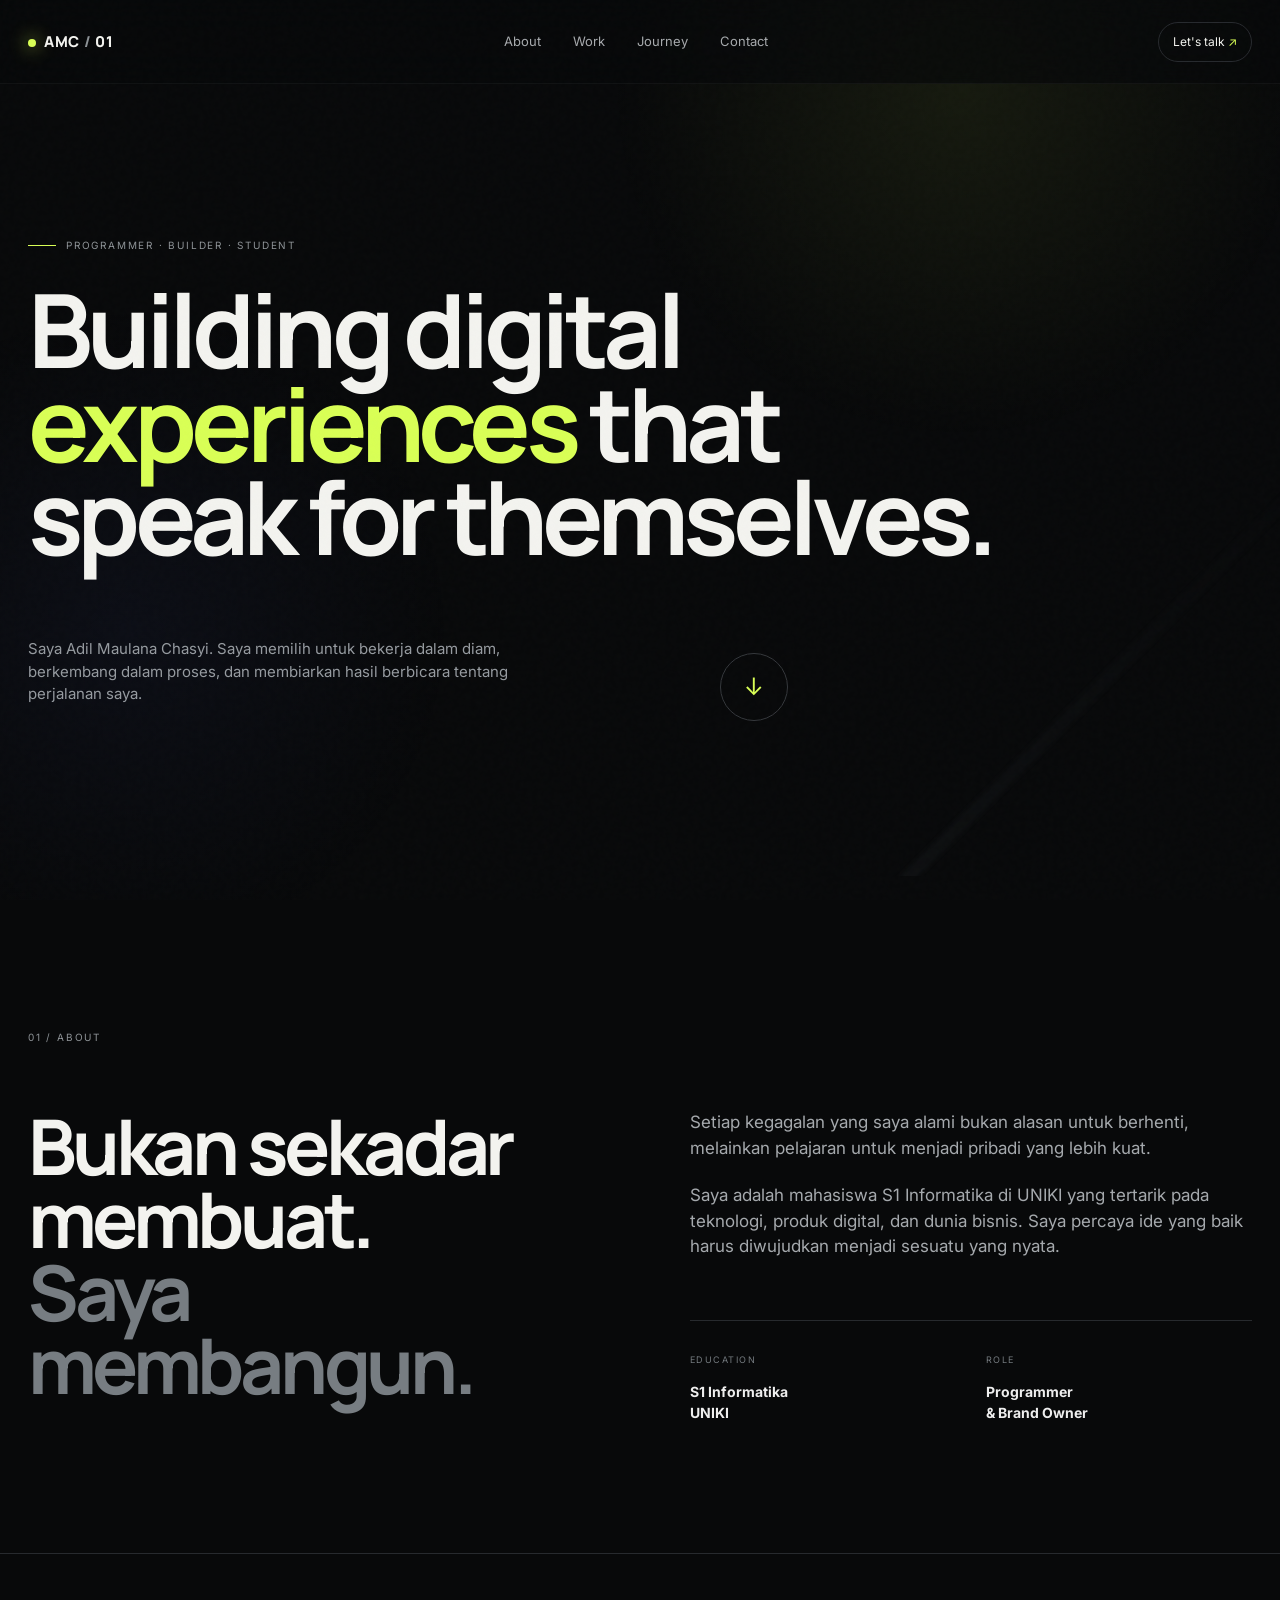
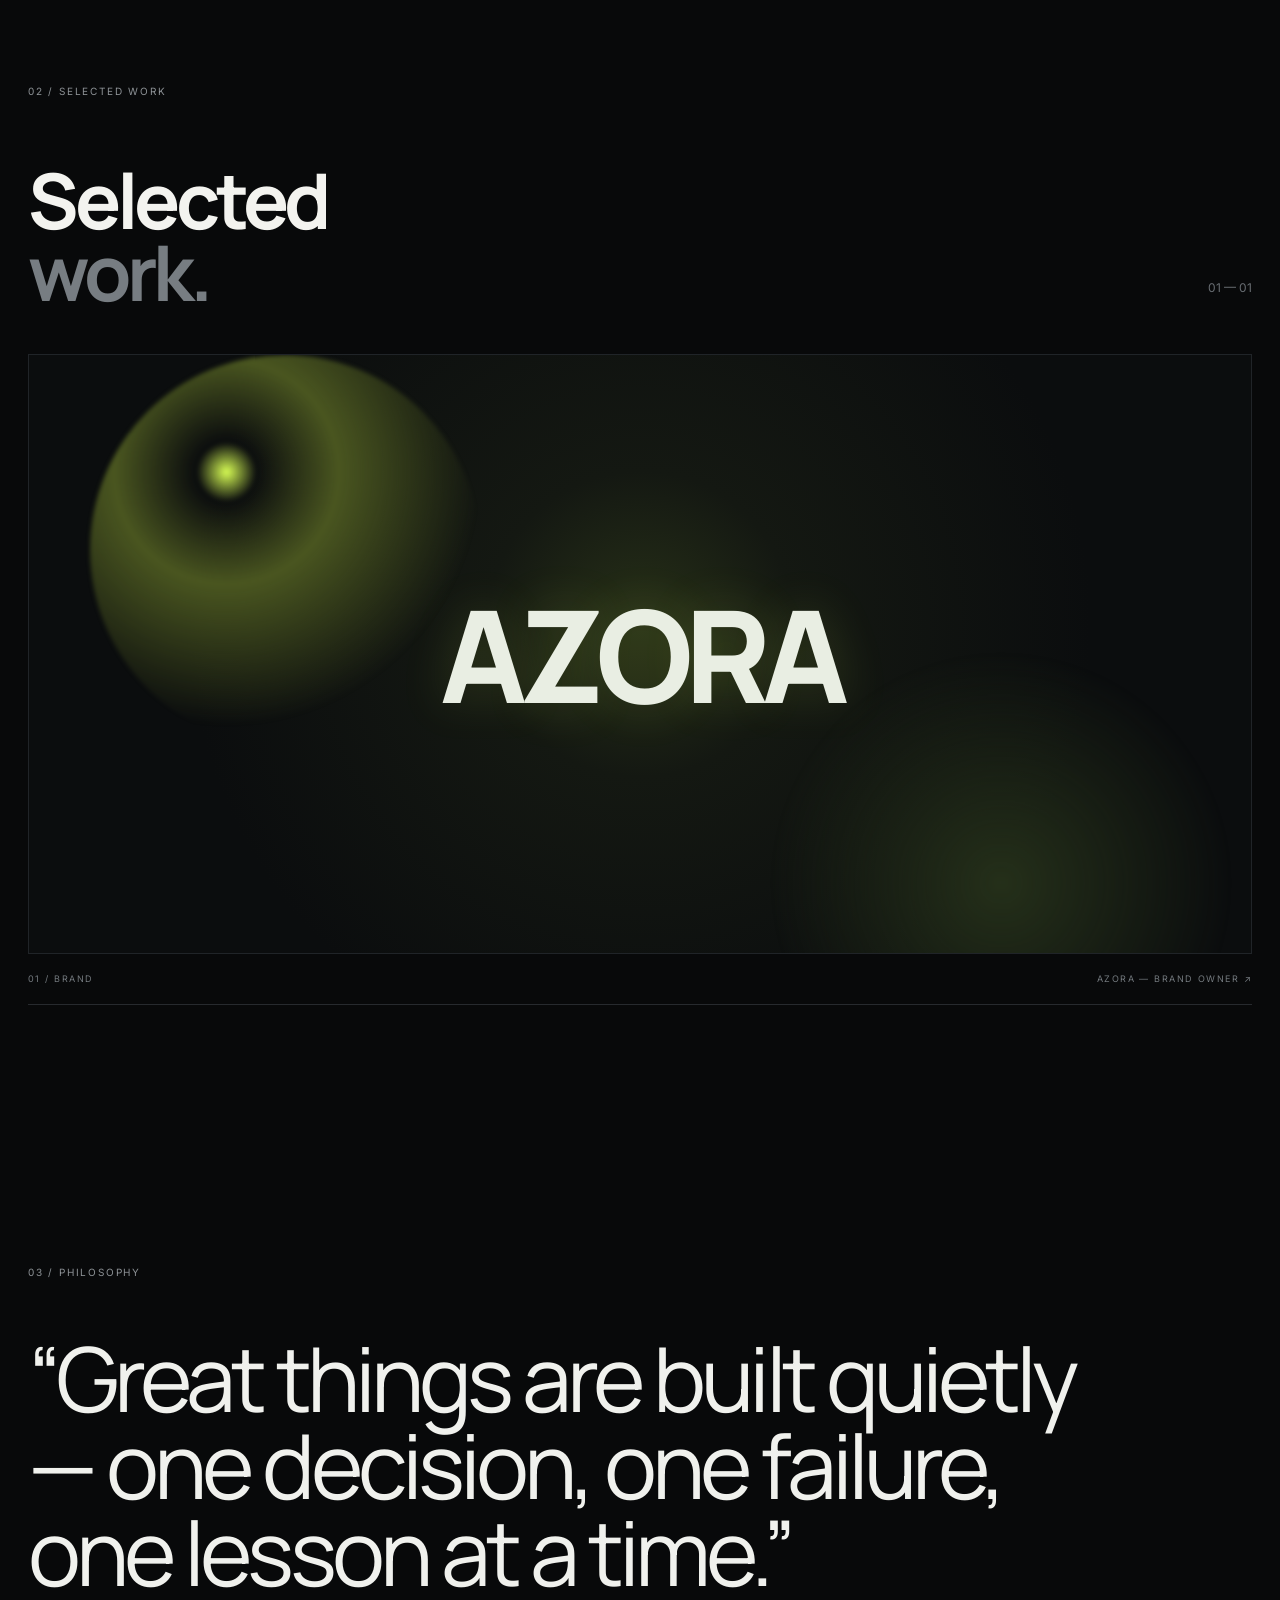
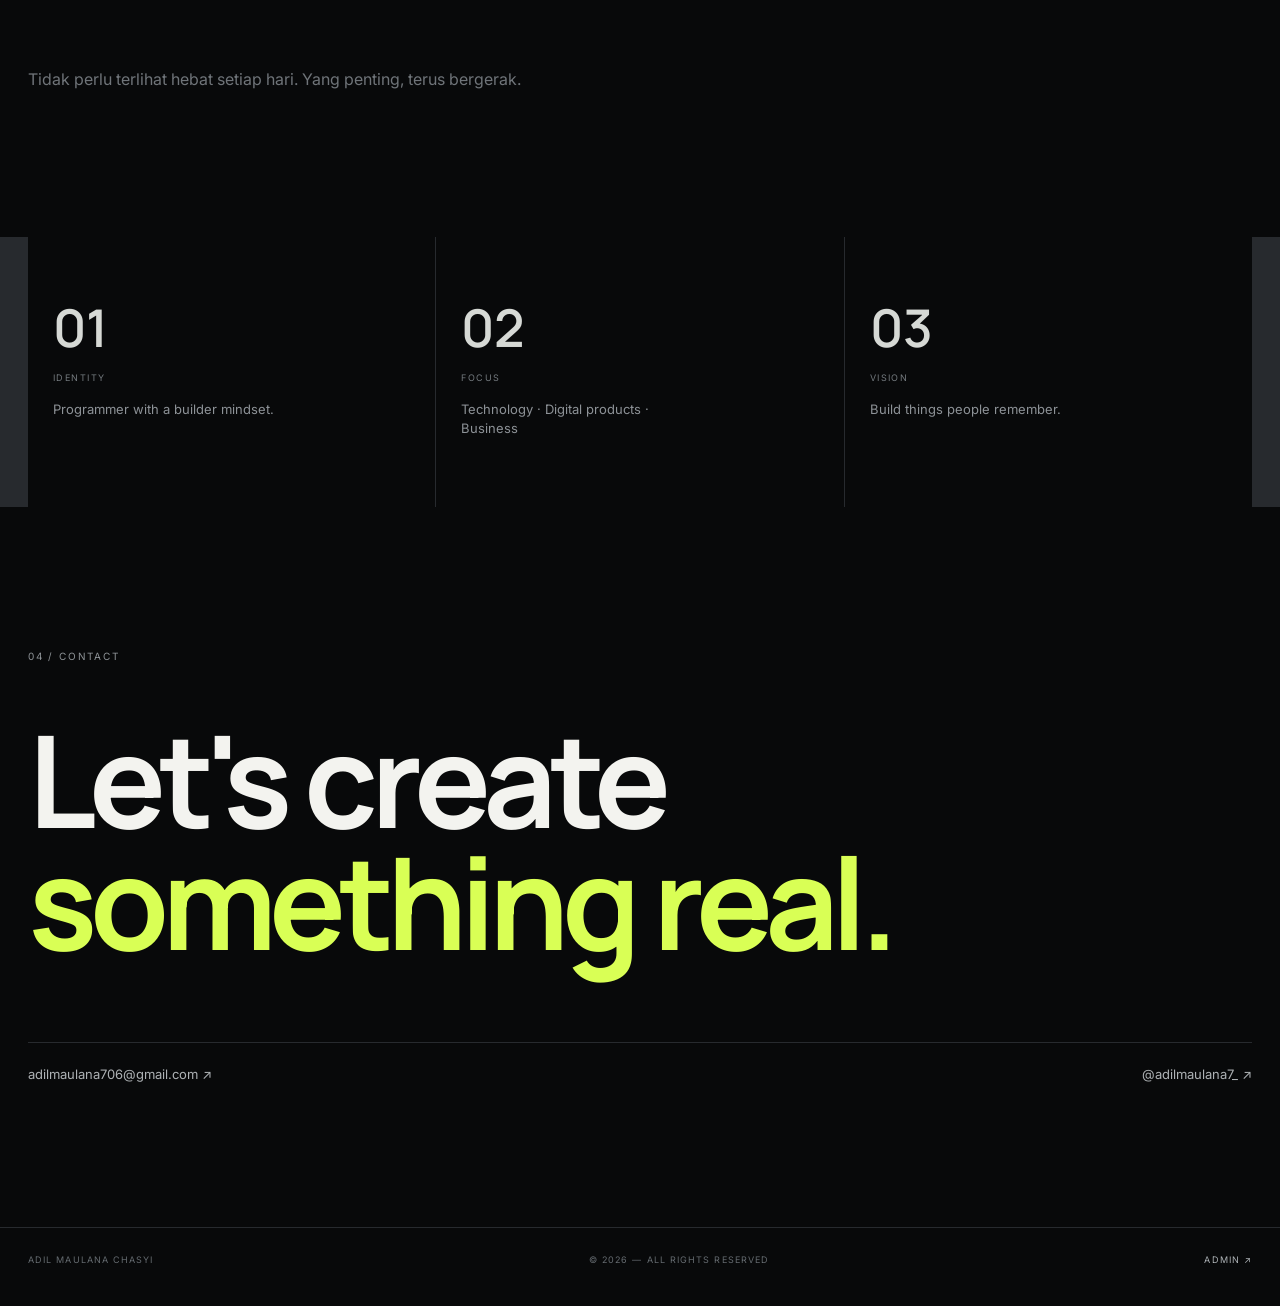
<file: index.html>
<!doctype html>
<html lang="id">
<head>
  <meta charset="utf-8">
  <meta name="viewport" content="width=device-width,initial-scale=1">
  <title>Adil Maulana Chasyi — Programmer & Builder</title>
  <meta name="description" content="Portofolio Adil Maulana Chasyi — programmer, mahasiswa Informatika, dan brand owner AZORA.">
  <link rel="preconnect" href="https://fonts.googleapis.com">
  <link rel="preconnect" href="https://fonts.gstatic.com" crossorigin>
  <link href="https://fonts.googleapis.com/css2?family=Inter:wght@400;500;600;700&family=Manrope:wght@500;600;700;800&display=swap" rel="stylesheet">
  <link rel="stylesheet" href="assets/style.css">
</head>
<body>
  <div class="noise"></div>
  <header class="nav">
    <a class="brand" href="#home"><span class="brand-dot"></span>AMC<span class="brand-slash">/</span>01</a>
    <nav>
      <a href="#about">About</a><a href="#work">Work</a><a href="#journey">Journey</a><a href="#contact">Contact</a>
    </nav>
    <a class="nav-cta" href="#contact">Let's talk <span>↗</span></a>
  </header>

  <main>
    <section id="home" class="hero section-pad">
      <div class="hero-kicker"><span></span> PROGRAMMER · BUILDER · STUDENT</div>
      <h1>Building digital<br><em>experiences</em> that<br>speak for themselves.</h1>
      <div class="hero-bottom">
        <p class="hero-copy">Saya Adil Maulana Chasyi. Saya memilih untuk bekerja dalam diam, berkembang dalam proses, dan membiarkan hasil berbicara tentang perjalanan saya.</p>
        <a class="circle-arrow" href="#work" aria-label="Lihat karya">↓</a>
      </div>
      <div class="hero-grid"></div>
    </section>

    <section id="about" class="about section-pad">
      <div class="eyebrow">01 / ABOUT</div>
      <div class="two-col">
        <div>
          <h2>Bukan sekadar membuat.<br><span>Saya membangun.</span></h2>
        </div>
        <div class="about-text">
          <p>Setiap kegagalan yang saya alami bukan alasan untuk berhenti, melainkan pelajaran untuk menjadi pribadi yang lebih kuat.</p>
          <p>Saya adalah mahasiswa S1 Informatika di UNIKI yang tertarik pada teknologi, produk digital, dan dunia bisnis. Saya percaya ide yang baik harus diwujudkan menjadi sesuatu yang nyata.</p>
          <div class="facts">
            <div><small>EDUCATION</small><strong>S1 Informatika<br>UNIKI</strong></div>
            <div><small>ROLE</small><strong>Programmer<br>& Brand Owner</strong></div>
          </div>
        </div>
      </div>
    </section>

    <section id="work" class="work section-pad">
      <div class="eyebrow">02 / SELECTED WORK</div>
      <div class="work-head"><h2>Selected<br><span>work.</span></h2><p>01 — 01</p></div>
      <a class="project-card" href="https://www.instagram.com/azoraofficial.co/" target="_blank" rel="noopener">
        <div class="project-art">
          <div class="azora-mark">AZORA</div>
          <div class="orb orb-a"></div><div class="orb orb-b"></div>
        </div>
        <div class="project-meta"><span>01 / BRAND</span><span>AZORA — BRAND OWNER ↗</span></div>
      </a>
    </section>

    <section id="journey" class="quote-section section-pad">
      <div class="eyebrow">03 / PHILOSOPHY</div>
      <blockquote>“Great things are built quietly — one decision, one failure, one lesson at a time.”</blockquote>
      <p class="quote-note">Tidak perlu terlihat hebat setiap hari. Yang penting, terus bergerak.</p>
    </section>

    <section class="stats section-pad">
      <div><strong>01</strong><span>IDENTITY</span><p>Programmer with a builder mindset.</p></div>
      <div><strong>02</strong><span>FOCUS</span><p>Technology · Digital products · Business</p></div>
      <div><strong>03</strong><span>VISION</span><p>Build things people remember.</p></div>
    </section>

    <section id="contact" class="contact section-pad">
      <div class="eyebrow">04 / CONTACT</div>
      <h2>Let's create<br><em>something real.</em></h2>
      <div class="contact-row">
        <a href="mailto:adilmaulana706@gmail.com">adilmaulana706@gmail.com ↗</a>
        <a href="https://www.instagram.com/adilmaulana7_/" target="_blank" rel="noopener">@adilmaulana7_ ↗</a>
      </div>
    </section>
  </main>

  <footer><span>ADIL MAULANA CHASYI</span><span>© 2026 — ALL RIGHTS RESERVED</span><a href="admin/">ADMIN ↗</a></footer>
  <script src="assets/app.js"></script>
</body>
</html>
</file>
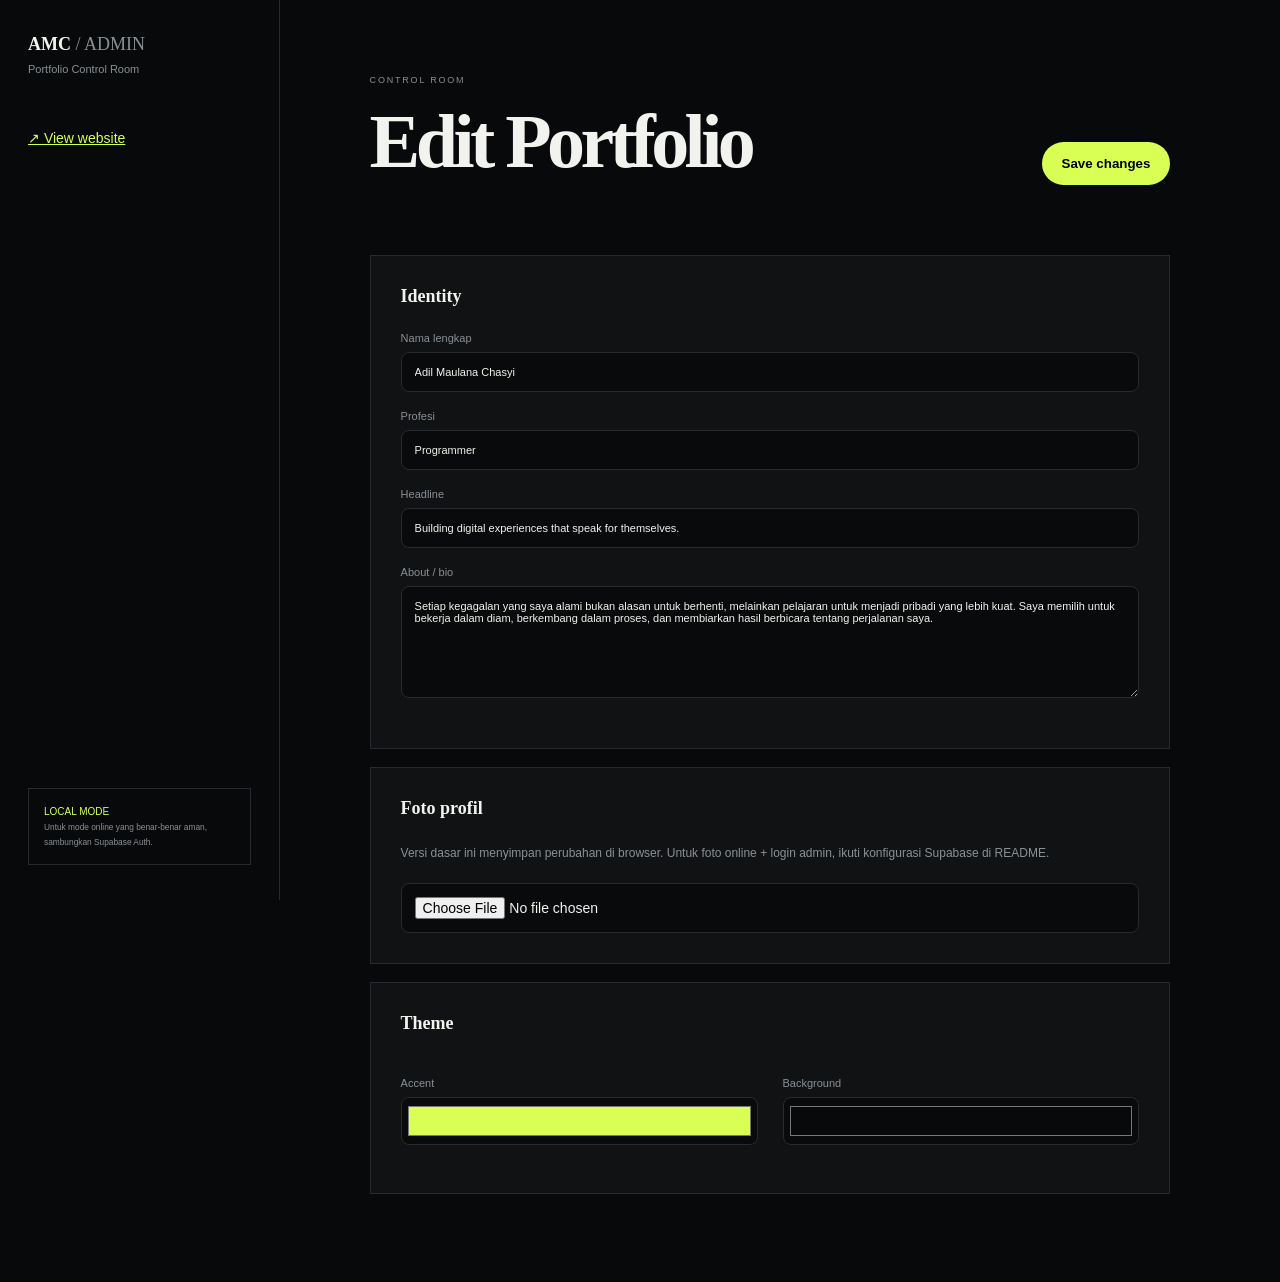
<file: admin/index.html>
<!doctype html>
<html lang="id"><head><meta charset="utf-8"><meta name="viewport" content="width=device-width,initial-scale=1">
<title>Admin — Adil Portfolio</title><link rel="stylesheet" href="../assets/admin.css"></head>
<body>
<div class="admin-shell">
  <aside><div class="admin-brand">AMC<span> / ADMIN</span></div><p>Portfolio Control Room</p>
    <a href="../" target="_blank">↗ View website</a>
    <div class="security">LOCAL MODE<br><small>Untuk mode online yang benar-benar aman, sambungkan Supabase Auth.</small></div>
  </aside>
  <main><div class="top"><div><span class="eyebrow">CONTROL ROOM</span><h1>Edit Portfolio</h1></div><button id="save">Save changes</button></div>
    <div id="status"></div>
    <section class="panel"><h2>Identity</h2><label>Nama lengkap<input id="name"></label><label>Profesi<input id="profession"></label><label>Headline<input id="tagline"></label><label>About / bio<textarea id="about" rows="7"></textarea></label></section>
    <section class="panel"><h2>Foto profil</h2><p class="hint">Versi dasar ini menyimpan perubahan di browser. Untuk foto online + login admin, ikuti konfigurasi Supabase di README.</p><input id="photo" type="file" accept="image/*"><div id="preview"></div></section>
    <section class="panel"><h2>Theme</h2><div class="colors"><label>Accent<input id="accent" type="color" value="#d9ff55"></label><label>Background<input id="bg" type="color" value="#08090a"></label></div></section>
  </main>
</div><script src="admin.js"></script></body></html>
</file>
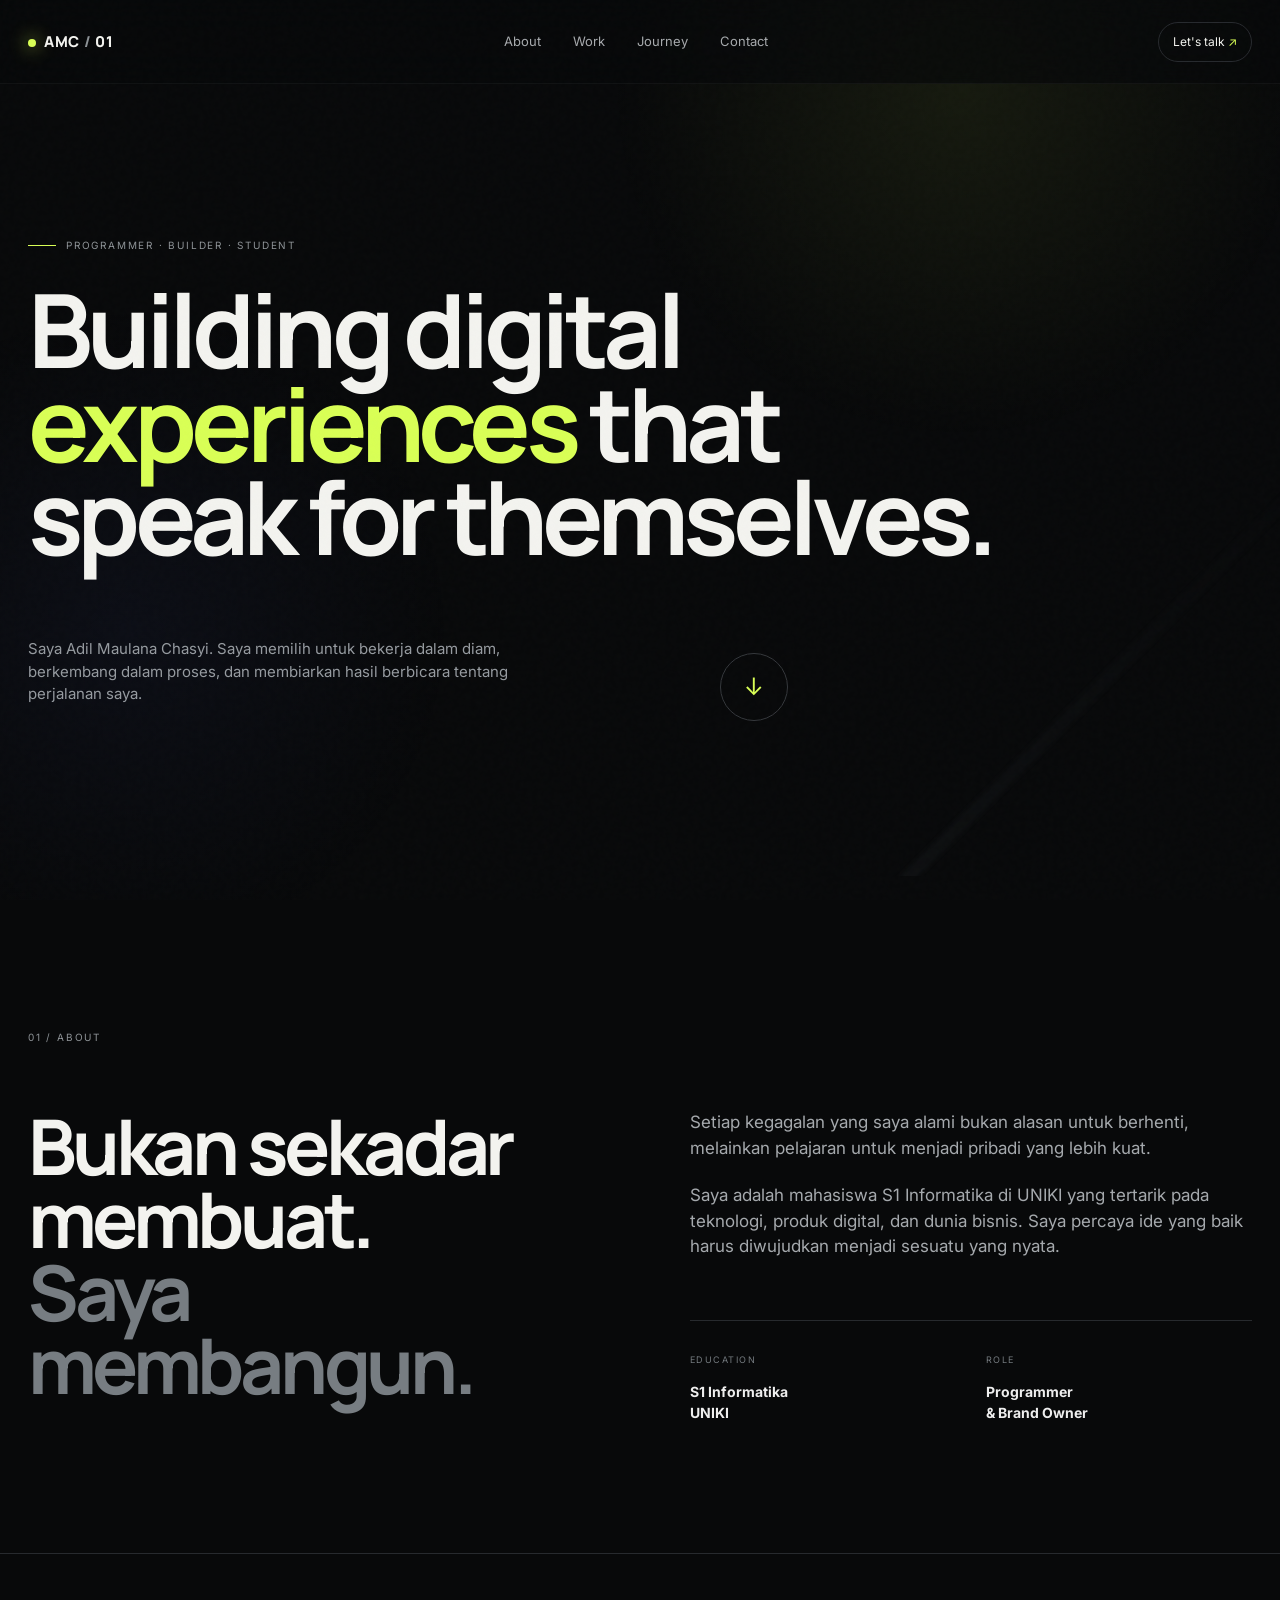
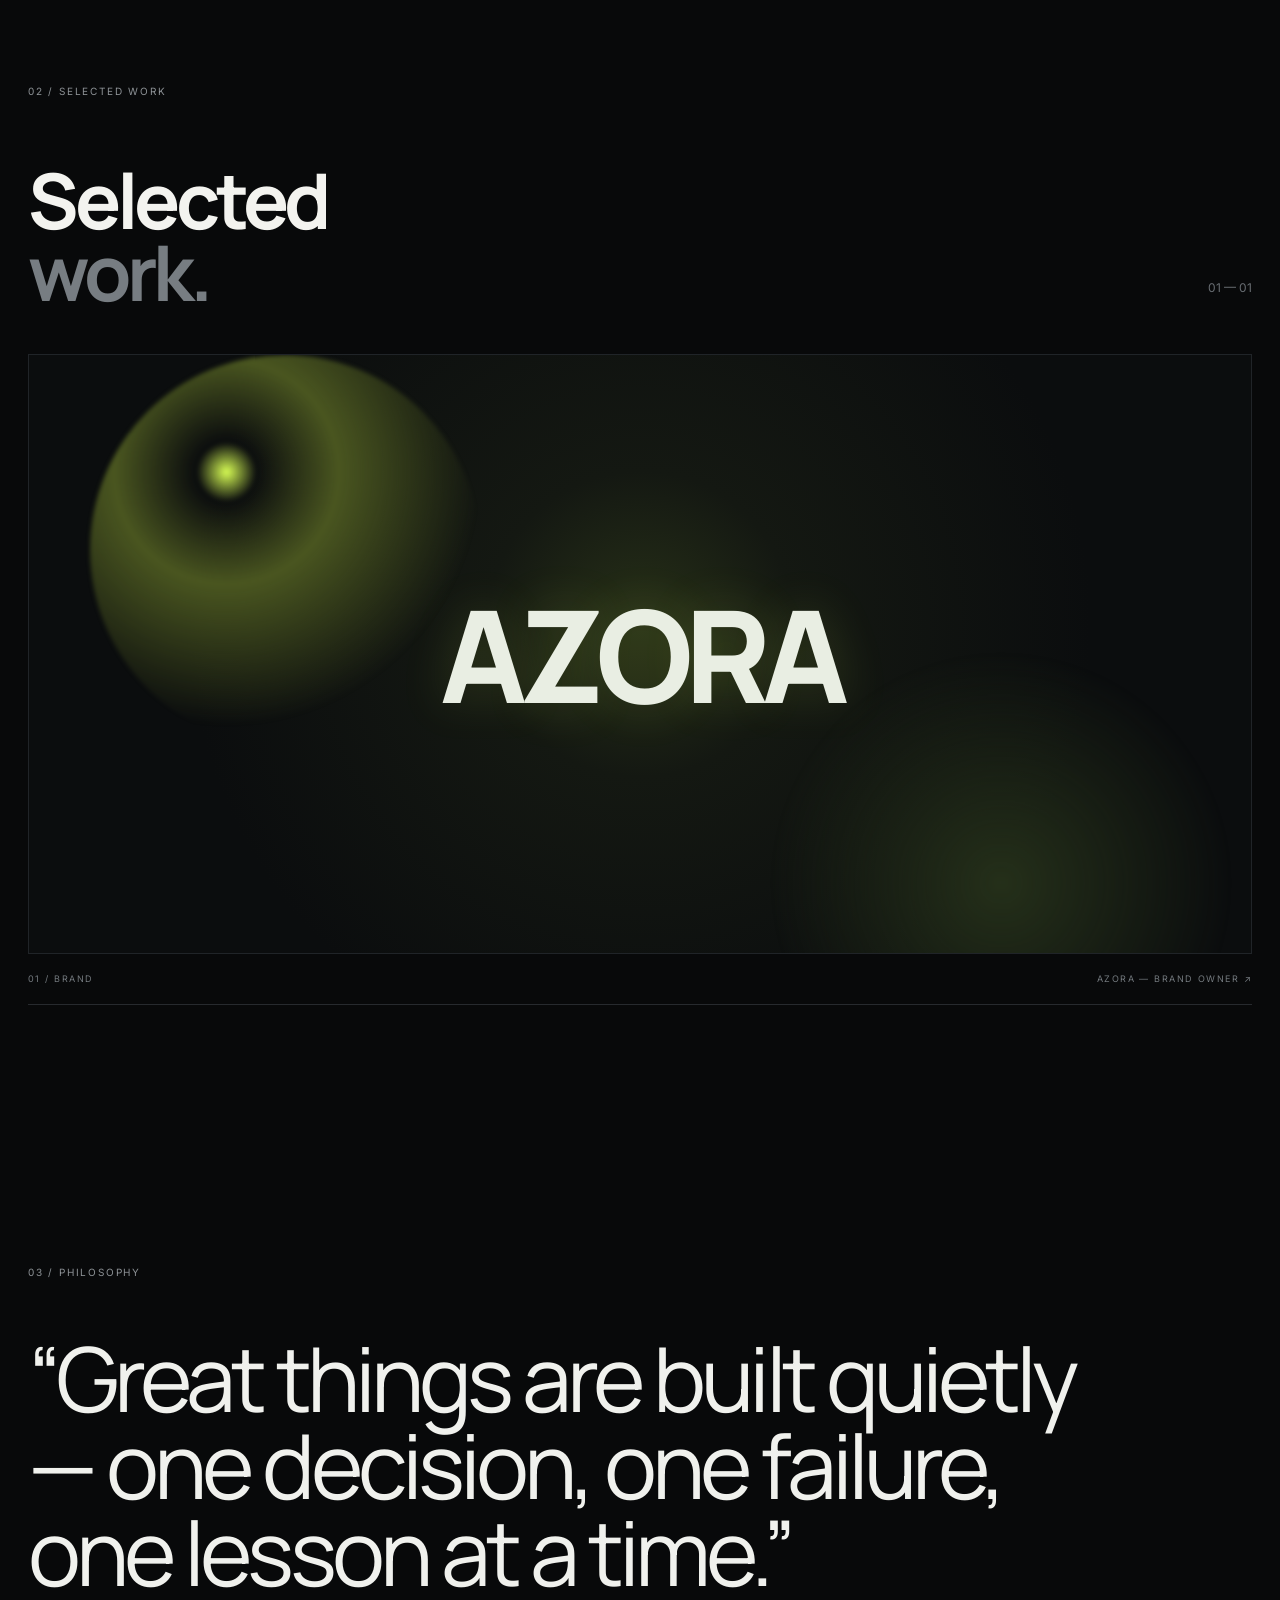
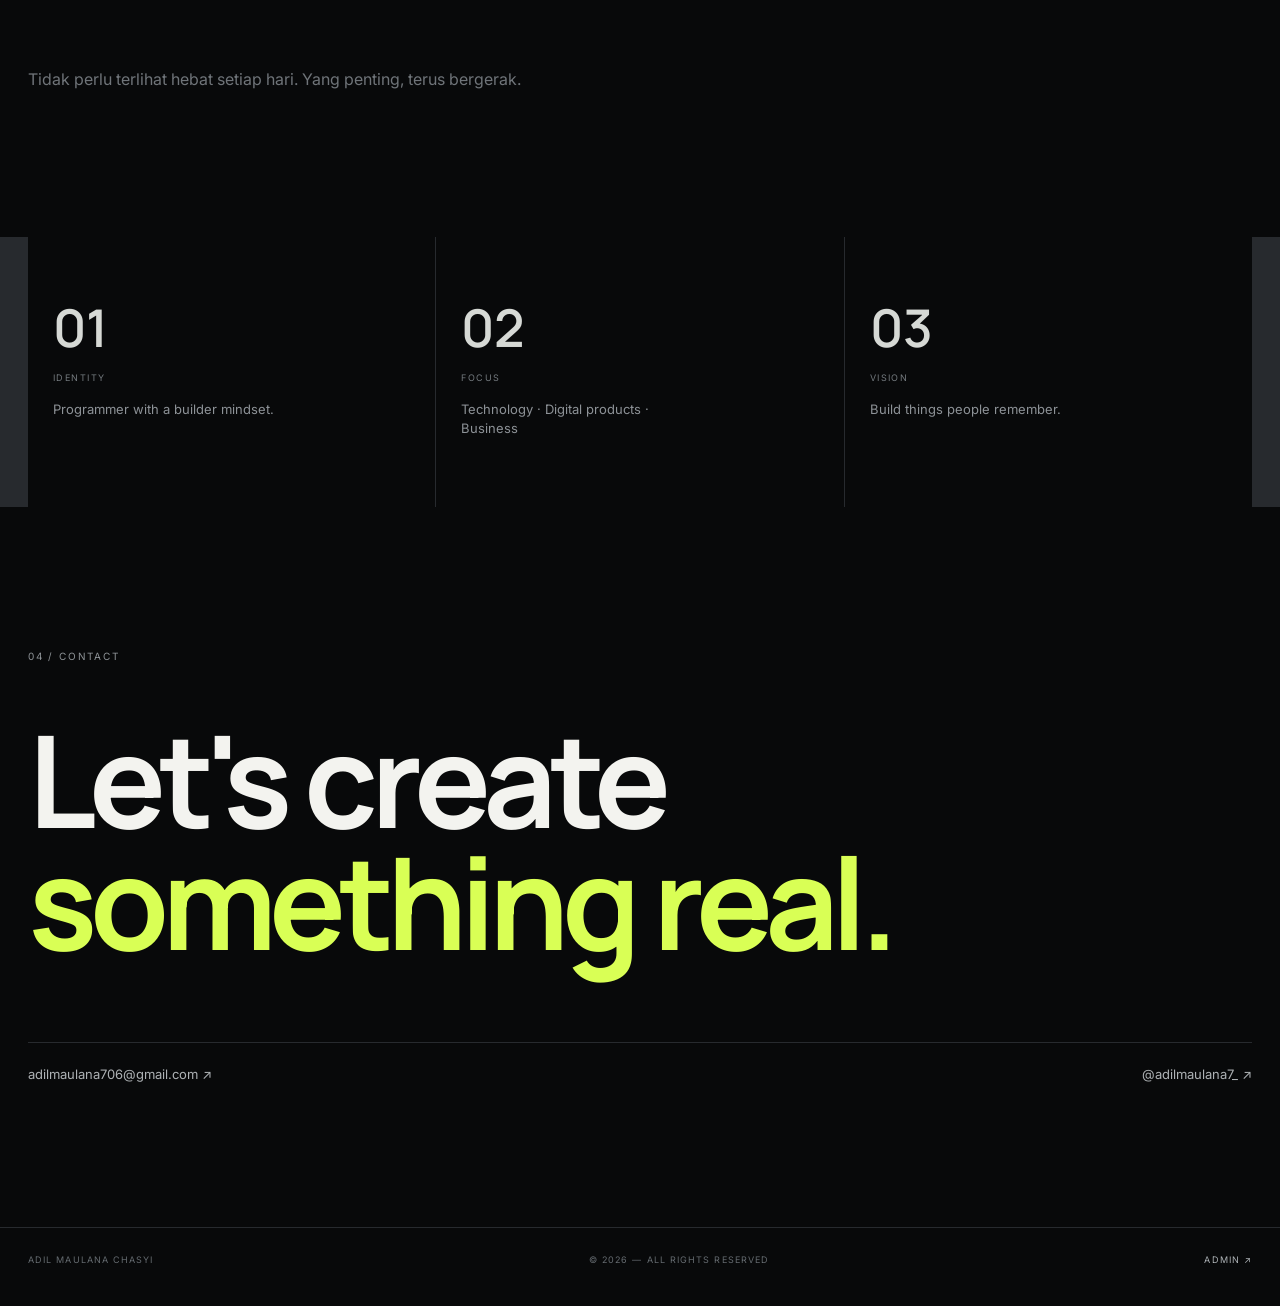
<file: index[1].html>
<!doctype html>
<html lang="id">
<head>
  <meta charset="utf-8">
  <meta name="viewport" content="width=device-width,initial-scale=1">
  <title>Adil Maulana Chasyi — Programmer & Builder</title>
  <meta name="description" content="Portofolio Adil Maulana Chasyi — programmer, mahasiswa Informatika, dan brand owner AZORA.">
  <link rel="preconnect" href="https://fonts.googleapis.com">
  <link rel="preconnect" href="https://fonts.gstatic.com" crossorigin>
  <link href="https://fonts.googleapis.com/css2?family=Inter:wght@400;500;600;700&family=Manrope:wght@500;600;700;800&display=swap" rel="stylesheet">
  <link rel="stylesheet" href="assets/style.css">
</head>
<body>
  <div class="noise"></div>
  <header class="nav">
    <a class="brand" href="#home"><span class="brand-dot"></span>AMC<span class="brand-slash">/</span>01</a>
    <nav>
      <a href="#about">About</a><a href="#work">Work</a><a href="#journey">Journey</a><a href="#contact">Contact</a>
    </nav>
    <a class="nav-cta" href="#contact">Let's talk <span>↗</span></a>
  </header>

  <main>
    <section id="home" class="hero section-pad">
      <div class="hero-kicker"><span></span> PROGRAMMER · BUILDER · STUDENT</div>
      <h1>Building digital<br><em>experiences</em> that<br>speak for themselves.</h1>
      <div class="hero-bottom">
        <p class="hero-copy">Saya Adil Maulana Chasyi. Saya memilih untuk bekerja dalam diam, berkembang dalam proses, dan membiarkan hasil berbicara tentang perjalanan saya.</p>
        <a class="circle-arrow" href="#work" aria-label="Lihat karya">↓</a>
      </div>
      <div class="hero-grid"></div>
    </section>

    <section id="about" class="about section-pad">
      <div class="eyebrow">01 / ABOUT</div>
      <div class="two-col">
        <div>
          <h2>Bukan sekadar membuat.<br><span>Saya membangun.</span></h2>
        </div>
        <div class="about-text">
          <p>Setiap kegagalan yang saya alami bukan alasan untuk berhenti, melainkan pelajaran untuk menjadi pribadi yang lebih kuat.</p>
          <p>Saya adalah mahasiswa S1 Informatika di UNIKI yang tertarik pada teknologi, produk digital, dan dunia bisnis. Saya percaya ide yang baik harus diwujudkan menjadi sesuatu yang nyata.</p>
          <div class="facts">
            <div><small>EDUCATION</small><strong>S1 Informatika<br>UNIKI</strong></div>
            <div><small>ROLE</small><strong>Programmer<br>& Brand Owner</strong></div>
          </div>
        </div>
      </div>
    </section>

    <section id="work" class="work section-pad">
      <div class="eyebrow">02 / SELECTED WORK</div>
      <div class="work-head"><h2>Selected<br><span>work.</span></h2><p>01 — 01</p></div>
      <a class="project-card" href="https://www.instagram.com/azoraofficial.co/" target="_blank" rel="noopener">
        <div class="project-art">
          <div class="azora-mark">AZORA</div>
          <div class="orb orb-a"></div><div class="orb orb-b"></div>
        </div>
        <div class="project-meta"><span>01 / BRAND</span><span>AZORA — BRAND OWNER ↗</span></div>
      </a>
    </section>

    <section id="journey" class="quote-section section-pad">
      <div class="eyebrow">03 / PHILOSOPHY</div>
      <blockquote>“Great things are built quietly — one decision, one failure, one lesson at a time.”</blockquote>
      <p class="quote-note">Tidak perlu terlihat hebat setiap hari. Yang penting, terus bergerak.</p>
    </section>

    <section class="stats section-pad">
      <div><strong>01</strong><span>IDENTITY</span><p>Programmer with a builder mindset.</p></div>
      <div><strong>02</strong><span>FOCUS</span><p>Technology · Digital products · Business</p></div>
      <div><strong>03</strong><span>VISION</span><p>Build things people remember.</p></div>
    </section>

    <section id="contact" class="contact section-pad">
      <div class="eyebrow">04 / CONTACT</div>
      <h2>Let's create<br><em>something real.</em></h2>
      <div class="contact-row">
        <a href="mailto:adilmaulana706@gmail.com">adilmaulana706@gmail.com ↗</a>
        <a href="https://www.instagram.com/adilmaulana7_/" target="_blank" rel="noopener">@adilmaulana7_ ↗</a>
      </div>
    </section>
  </main>

  <footer><span>ADIL MAULANA CHASYI</span><span>© 2026 — ALL RIGHTS RESERVED</span><a href="admin/">ADMIN ↗</a></footer>
  <script src="assets/app.js"></script>
</body>
</html>
</file>
<file: assets/style.css>
:root{
  --bg:#08090a;--panel:#0f1113;--text:#f3f3ef;--muted:#8d9296;--line:#272a2e;--accent:#d9ff55;
  --max:1320px;
}
*{box-sizing:border-box}html{scroll-behavior:smooth}body{margin:0;background:var(--bg);color:var(--text);font-family:Inter,Arial,sans-serif;line-height:1.5;overflow-x:hidden}
body:before{content:"";position:fixed;inset:0;pointer-events:none;background:radial-gradient(circle at 75% 10%,rgba(217,255,85,.07),transparent 28%),radial-gradient(circle at 10% 70%,rgba(100,120,255,.05),transparent 25%);z-index:-2}
.noise{position:fixed;inset:0;opacity:.035;pointer-events:none;z-index:50;background-image:url("data:image/svg+xml,%3Csvg viewBox='0 0 180 180' xmlns='http://www.w3.org/2000/svg'%3E%3Cfilter id='n'%3E%3CfeTurbulence type='fractalNoise' baseFrequency='.9' numOctaves='3' stitchTiles='stitch'/%3E%3C/filter%3E%3Crect width='100%25' height='100%25' filter='url(%23n)' opacity='.5'/%3E%3C/svg%3E")}
a{color:inherit;text-decoration:none}.nav{height:84px;max-width:var(--max);margin:auto;display:flex;align-items:center;justify-content:space-between;padding:0 28px;position:sticky;top:0;z-index:20;background:rgba(8,9,10,.72);backdrop-filter:blur(18px);border-bottom:1px solid rgba(255,255,255,.04)}
.brand{font:800 15px Manrope;letter-spacing:.04em}.brand-dot{display:inline-block;width:8px;height:8px;background:var(--accent);border-radius:50%;margin-right:8px;box-shadow:0 0 18px var(--accent)}.brand-slash{color:var(--muted);margin:0 4px}
.nav nav{display:flex;gap:32px;color:#a7aaad;font-size:13px}.nav nav a:hover{color:#fff}.nav-cta{border:1px solid var(--line);padding:10px 14px;border-radius:999px;font-size:12px}.nav-cta span{color:var(--accent)}
.section-pad{max-width:var(--max);margin:auto;padding:130px 28px}.hero{min-height:calc(100vh - 84px);padding-top:105px;position:relative;display:flex;flex-direction:column;justify-content:center}.hero-kicker,.eyebrow{font-size:10px;letter-spacing:.18em;color:#8e9397;display:flex;align-items:center;gap:10px}.hero-kicker span{width:28px;height:1px;background:var(--accent)}
h1,h2,blockquote{font-family:Manrope,Inter,sans-serif;letter-spacing:-.055em}h1{font-size:clamp(52px,8vw,124px);line-height:.91;font-weight:700;margin:30px 0 60px;max-width:1100px}h1 em,h2 span,blockquote{font-style:normal;color:#777d82}h1 em{color:var(--accent)}
.hero-bottom{display:flex;justify-content:space-between;align-items:end;max-width:760px}.hero-copy{color:#969ba0;max-width:520px;font-size:15px}.circle-arrow{width:68px;height:68px;border:1px solid #35383c;border-radius:50%;display:grid;place-items:center;color:var(--accent);font-size:24px;transition:.3s}.circle-arrow:hover{transform:translateY(6px);border-color:var(--accent)}
.hero-grid{position:absolute;right:-10%;bottom:3%;width:42%;height:55%;opacity:.35;background:linear-gradient(135deg,transparent 48%,#1a1d20 49%,#1a1d20 50%,transparent 51%);mask-image:linear-gradient(to bottom,transparent,#000)}
.two-col{display:grid;grid-template-columns:1fr 1fr;gap:100px;margin-top:65px}h2{font-size:clamp(44px,6vw,88px);line-height:.95;margin:0}.about-text{max-width:590px;color:#a5a9ad}.about-text p{font-size:17px;margin:0 0 22px}.facts{display:grid;grid-template-columns:1fr 1fr;border-top:1px solid var(--line);margin-top:60px;padding-top:24px;gap:30px}.facts small,.project-meta,.stats span{font-size:9px;letter-spacing:.16em;color:#747a7f}.facts strong{display:block;margin-top:12px;color:#eee;font-size:14px;line-height:1.5}
.work{border-top:1px solid var(--line)}.work-head{display:flex;justify-content:space-between;align-items:end;margin:65px 0 45px}.work-head p{color:#686d72;font-size:12px}.project-card{display:block}.project-art{height:600px;position:relative;overflow:hidden;background:radial-gradient(circle at 50% 45%,#273018 0,#141812 22%,#0b0d0e 65%);border:1px solid #202428}.azora-mark{position:absolute;z-index:2;inset:0;display:grid;place-items:center;font:800 clamp(52px,10vw,150px) Manrope;letter-spacing:-.07em;color:#e9eee3;text-shadow:0 0 50px rgba(217,255,85,.16)}.orb{position:absolute;border-radius:50%;filter:blur(2px)}.orb-a{width:390px;height:390px;background:radial-gradient(circle at 35% 30%,#d9ff55,transparent 8%,#4a5620 30%,transparent 68%);left:5%;top:0}.orb-b{width:500px;height:500px;background:radial-gradient(circle,#25301a,transparent 65%);right:0;bottom:-180px}.project-meta{display:flex;justify-content:space-between;padding:18px 0;border-bottom:1px solid var(--line)}
.quote-section{min-height:78vh;display:flex;flex-direction:column;justify-content:center}.quote-section blockquote{font-size:clamp(44px,7vw,102px);line-height:.97;max-width:1100px;margin:55px 0;color:#f0f1ed}.quote-note{color:#6f7479}.stats{display:grid;grid-template-columns:repeat(3,1fr);gap:1px;background:var(--line);padding-top:0;padding-bottom:0}.stats>div{background:var(--bg);padding:55px 25px;min-height:220px}.stats strong{font:600 52px Manrope;display:block;color:#d6d9d5}.stats p{color:#8d9297;font-size:13px;max-width:230px}
.contact{min-height:80vh;display:flex;flex-direction:column;justify-content:center}.contact h2{font-size:clamp(60px,10vw,150px);margin:55px 0 80px}.contact h2 em{color:var(--accent);font-style:normal}.contact-row{display:flex;justify-content:space-between;border-top:1px solid var(--line);padding-top:22px;color:#aeb2b5;font-size:13px}.contact-row a:hover{color:var(--accent)}
footer{max-width:var(--max);margin:auto;padding:25px 28px 40px;border-top:1px solid var(--line);display:flex;justify-content:space-between;color:#656b70;font-size:9px;letter-spacing:.12em}footer a{color:#aeb3b7}
@media(max-width:760px){.nav{height:70px}.nav nav{display:none}.section-pad{padding:85px 20px}.hero{padding-top:75px}.hero-bottom{align-items:start;gap:30px}.circle-arrow{min-width:55px;width:55px;height:55px}.two-col{grid-template-columns:1fr;gap:45px}.project-art{height:430px}.stats{grid-template-columns:1fr}.stats>div{min-height:170px}.contact-row{flex-direction:column;gap:18px}footer{padding:25px 20px;gap:14px;flex-wrap:wrap}}
</file>
<file: assets/admin.css>
:root{--bg:#08090a;--panel:#101214;--line:#272a2e;--text:#f2f2ee;--muted:#8a9095;--accent:#d9ff55}*{box-sizing:border-box}body{margin:0;background:var(--bg);color:var(--text);font:14px Inter,Arial,sans-serif}.admin-shell{min-height:100vh;display:grid;grid-template-columns:280px 1fr}aside{padding:34px 28px;border-right:1px solid var(--line);position:sticky;top:0;height:100vh}.admin-brand{font:800 18px Manrope}.admin-brand span{color:var(--muted);font-weight:500}.admin-shell aside p{color:var(--muted);font-size:11px;margin-top:8px}.admin-shell aside>a{display:block;margin-top:55px;color:var(--accent)}.security{position:absolute;bottom:35px;left:28px;right:28px;border:1px solid var(--line);padding:15px;color:var(--accent);font-size:10px;line-height:1.5}.security small{color:var(--muted)}main{max-width:980px;width:100%;padding:70px 7vw}.top{display:flex;justify-content:space-between;align-items:end;margin-bottom:35px}.eyebrow{font-size:9px;letter-spacing:.2em;color:var(--muted)}h1{font:700 clamp(40px,6vw,76px) Manrope;letter-spacing:-.06em;margin:12px 0 0}h2{font:600 18px Manrope;margin:0 0 25px}button{border:0;background:var(--accent);padding:14px 20px;border-radius:999px;font-weight:700;cursor:pointer}.panel{background:var(--panel);border:1px solid var(--line);padding:30px;margin-bottom:18px}label{display:block;color:var(--muted);font-size:11px;margin:18px 0}input,textarea{width:100%;margin-top:8px;background:#090a0b;border:1px solid var(--line);color:var(--text);padding:13px;border-radius:8px;font:inherit;outline:none}input:focus,textarea:focus{border-color:#5d646a}.colors{display:flex;gap:25px}.colors label{flex:1}.colors input[type=color]{height:48px;padding:4px}.hint{color:var(--muted);font-size:12px;line-height:1.6}#status{color:var(--accent);min-height:25px;margin-bottom:10px}#preview img{width:160px;height:160px;object-fit:cover;border-radius:50%;margin-top:15px;border:1px solid var(--line)}@media(max-width:760px){.admin-shell{grid-template-columns:1fr}aside{position:relative;height:auto;border-right:0;border-bottom:1px solid var(--line)}.security{display:none}main{padding:45px 20px}.top{align-items:start;gap:15px}.top button{white-space:nowrap}.colors{flex-direction:column;gap:0}}
</file>
